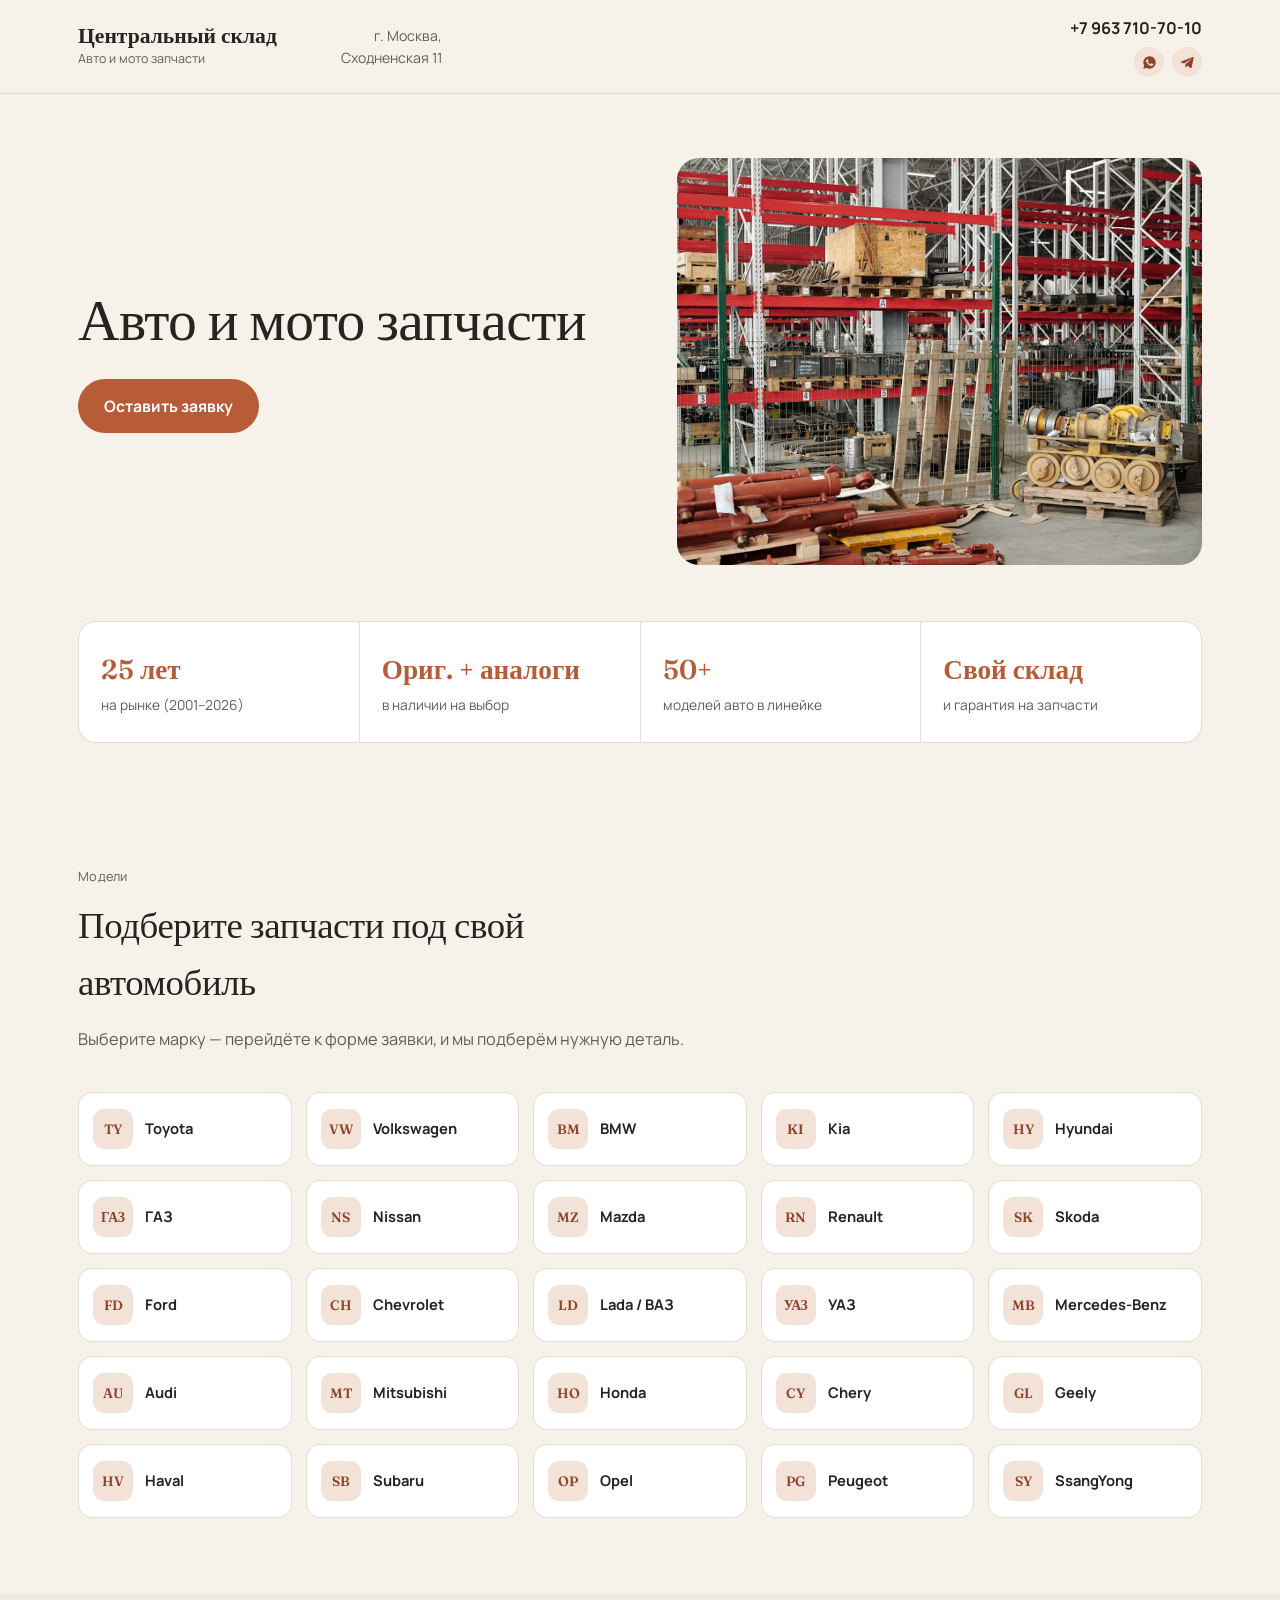
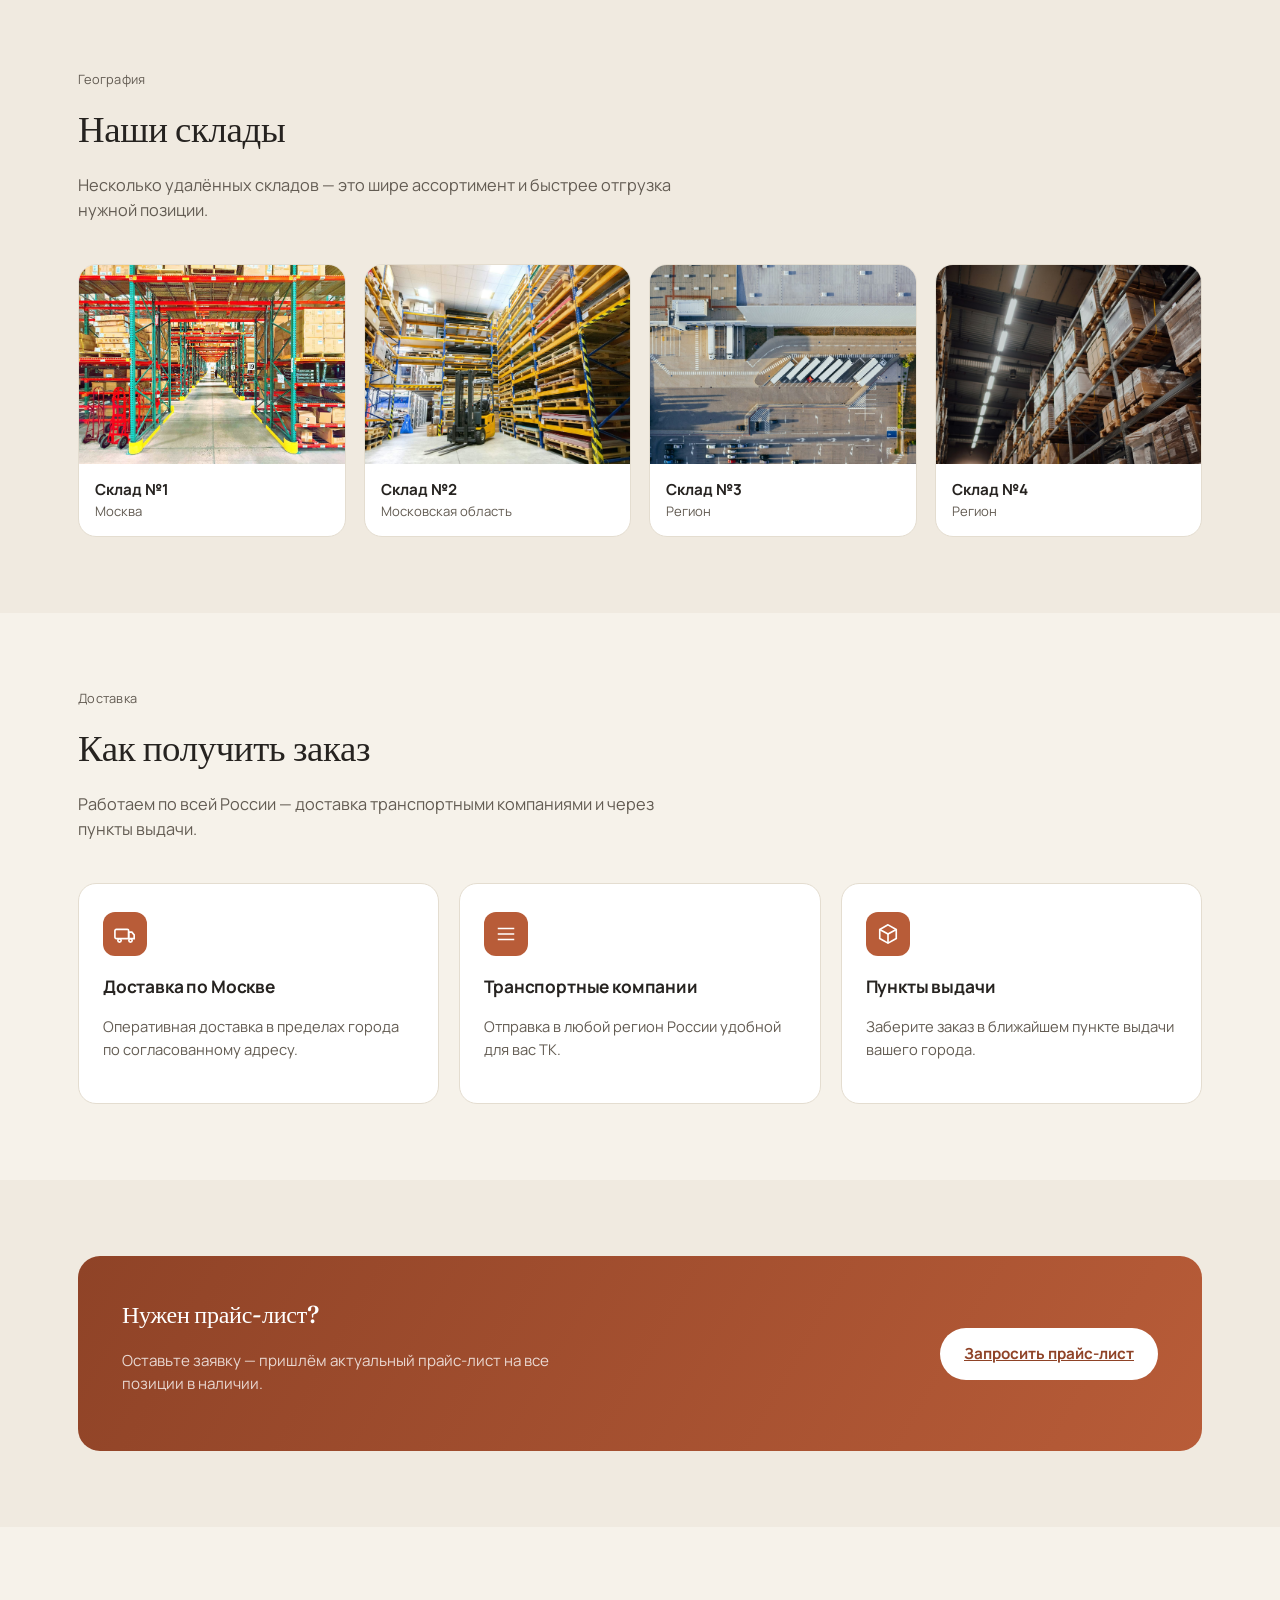
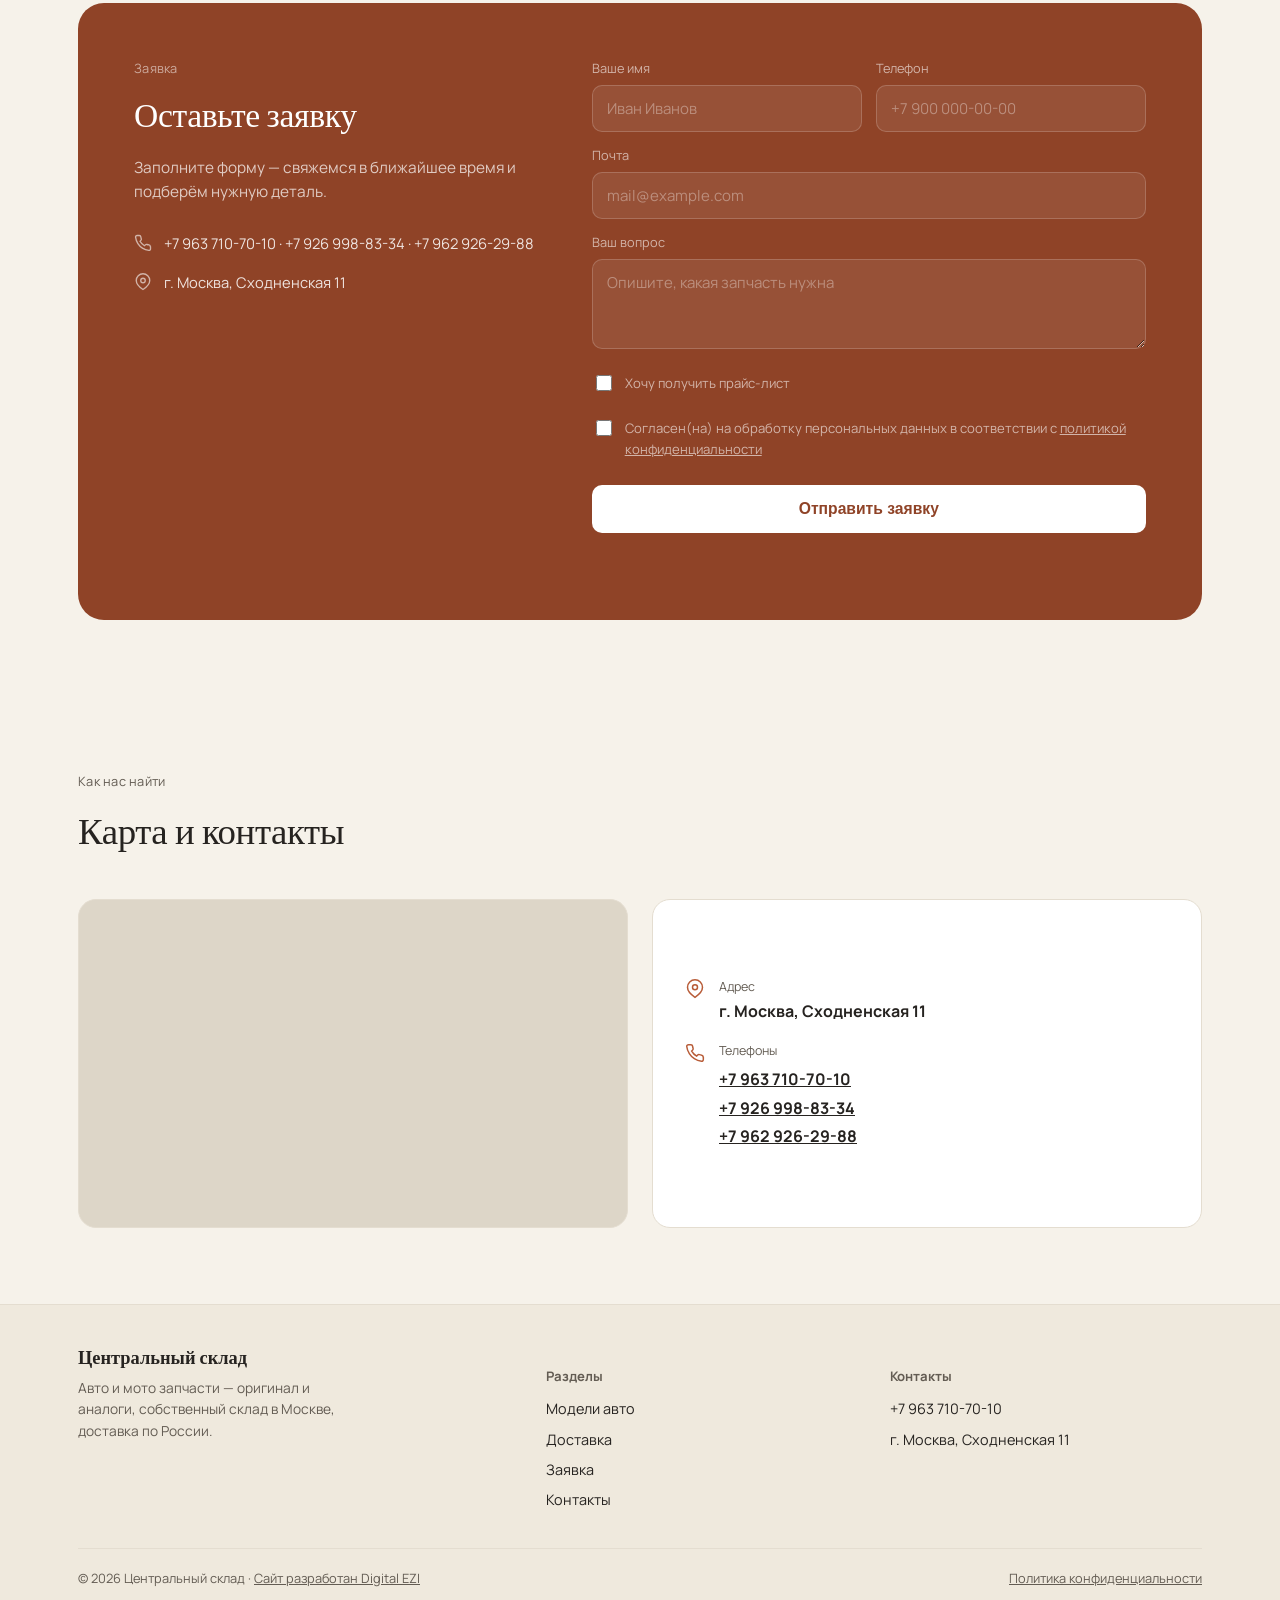
<file: index.html>
<!DOCTYPE html>
<html lang="ru">
<head>
<meta charset="UTF-8">
<meta name="viewport" content="width=device-width, initial-scale=1, viewport-fit=cover">
<title>Центральный склад — Авто и мото запчасти</title>
<meta name="description" content="Центральный склад — авто и мото запчасти в Москве с 2001 года. Оригинал и аналоги в наличии, собственный склад, гарантия, доставка по всей России. Оставьте заявку — подберём деталь.">
<link rel="canonical" href="https://hqzap.ru/">
<meta property="og:type" content="website">
<meta property="og:title" content="Центральный склад — Авто и мото запчасти">
<meta property="og:description" content="Оригинал и аналоги в наличии, свой склад, доставка по России. Подберём запчасти под ваш автомобиль.">
<meta property="og:url" content="https://hqzap.ru/">
<meta property="og:image" content="https://hqzap.ru/assets/img/hero-parts.jpg">
<meta property="og:locale" content="ru_RU">
<link rel="stylesheet" href="https://fonts.googleapis.com/css2?family=Fraunces:opsz,wght@9..144,400;9..144,500;9..144,600&family=Manrope:wght@400;500;600;700;800&display=swap">
<link rel="stylesheet" href="assets/css/styles.css?v=20261007">
</head>
<body>

<header>
  <div class="header-inner">
    <a class="brand" href="index.html">
      <div class="brand-name">Центральный склад</div>
      <div class="brand-sub">Авто и мото запчасти</div>
    </a>
    <div class="header-right">
      <div class="header-address">г. Москва,<br>Сходненская 11</div>
      <div class="header-contact">
        <a class="header-phone" href="tel:+79637107010">+7 963 710-70-10</a>
        <div class="social-icons">
          <a href="https://wa.me/79637107010" aria-label="WhatsApp" title="Написать в WhatsApp">
            <svg viewBox="0 0 24 24"><path d="M12.04 2C6.58 2 2.13 6.45 2.13 11.91c0 1.75.46 3.45 1.32 4.95L2 22l5.29-1.39c1.44.79 3.06 1.2 4.71 1.2h.01c5.46 0 9.91-4.45 9.91-9.9C21.92 6.45 17.5 2 12.04 2zm5.8 14.07c-.24.67-1.4 1.28-1.93 1.36-.49.08-1.11.11-1.79-.11-.41-.13-.94-.31-1.62-.6-2.85-1.23-4.71-4.1-4.85-4.29-.14-.19-1.16-1.54-1.16-2.94 0-1.4.73-2.08.99-2.37.26-.28.57-.35.76-.35.19 0 .38 0 .55.01.18.01.41-.07.64.49.24.57.81 1.98.88 2.12.07.14.12.31.02.5-.09.19-.14.31-.28.47-.14.16-.29.36-.42.48-.14.14-.28.29-.12.56.16.28.71 1.17 1.52 1.9 1.05.94 1.93 1.23 2.21 1.37.28.14.44.12.6-.07.17-.19.7-.82.89-1.1.19-.28.38-.23.63-.14.26.09 1.65.78 1.93.92.28.14.47.21.53.33.07.12.07.68-.17 1.35z"/></svg>
          </a>
          <a href="https://t.me/+79637107010" aria-label="Telegram" title="Написать в Telegram">
            <svg viewBox="0 0 24 24"><path d="M21.9 4.3 18.6 20c-.24 1.08-.9 1.34-1.82.83l-5.02-3.7-2.42 2.33c-.27.27-.5.5-1 .5l.36-5.1L18.2 6.5c.45-.4-.1-.62-.7-.22L6.7 13.4l-4.94-1.54c-1.07-.34-1.09-1.07.23-1.58L20.6 3.14c.9-.33 1.68.2 1.3 1.16z"/></svg>
          </a>
        </div>
      </div>
    </div>
  </div>
</header>

<main>

  <!-- HERO -->
  <section class="hero">
    <div class="wrap">
      <div class="hero-grid">
        <div>
          <h1>Авто и мото&nbsp;запчасти</h1>
          <a class="hero-cta" href="#contact">Оставить заявку</a>
        </div>
        <div class="hero-photo">
          <img src="assets/img/hero-parts.jpg" alt="Склад автозапчастей">
        </div>
      </div>

      <div class="trust">
        <div class="trust-item">
          <div class="trust-num">25 лет</div>
          <div class="trust-label">на рынке (2001–2026)</div>
        </div>
        <div class="trust-item">
          <div class="trust-num">Ориг. + аналоги</div>
          <div class="trust-label">в наличии на выбор</div>
        </div>
        <div class="trust-item">
          <div class="trust-num">50+</div>
          <div class="trust-label">моделей авто в линейке</div>
        </div>
        <div class="trust-item">
          <div class="trust-num">Свой склад</div>
          <div class="trust-label">и гарантия на запчасти</div>
        </div>
      </div>
    </div>
  </section>

  <!-- MODELS -->
  <section class="block" id="models">
    <div class="wrap">
      <div class="block-head">
        <div class="eyebrow">Модели</div>
        <h2>Подберите запчасти под свой автомобиль</h2>
        <p>Выберите марку — перейдёте к форме заявки, и мы подберём нужную деталь.</p>
      </div>
      <div class="models-grid">
        <a class="model-card" href="#contact"><div class="model-badge">TY</div><div class="model-name">Toyota</div></a>
        <a class="model-card" href="#contact"><div class="model-badge">VW</div><div class="model-name">Volkswagen</div></a>
        <a class="model-card" href="#contact"><div class="model-badge">BM</div><div class="model-name">BMW</div></a>
        <a class="model-card" href="#contact"><div class="model-badge">KI</div><div class="model-name">Kia</div></a>
        <a class="model-card" href="#contact"><div class="model-badge">HY</div><div class="model-name">Hyundai</div></a>
        <a class="model-card" href="#contact"><div class="model-badge">ГАЗ</div><div class="model-name">ГАЗ</div></a>
        <a class="model-card" href="#contact"><div class="model-badge">NS</div><div class="model-name">Nissan</div></a>
        <a class="model-card" href="#contact"><div class="model-badge">MZ</div><div class="model-name">Mazda</div></a>
        <a class="model-card" href="#contact"><div class="model-badge">RN</div><div class="model-name">Renault</div></a>
        <a class="model-card" href="#contact"><div class="model-badge">SK</div><div class="model-name">Skoda</div></a>
        <a class="model-card" href="#contact"><div class="model-badge">FD</div><div class="model-name">Ford</div></a>
        <a class="model-card" href="#contact"><div class="model-badge">CH</div><div class="model-name">Chevrolet</div></a>
        <a class="model-card" href="#contact"><div class="model-badge">LD</div><div class="model-name">Lada / ВАЗ</div></a>
        <a class="model-card" href="#contact"><div class="model-badge">УАЗ</div><div class="model-name">УАЗ</div></a>
        <a class="model-card" href="#contact"><div class="model-badge">MB</div><div class="model-name">Mercedes-Benz</div></a>
        <a class="model-card" href="#contact"><div class="model-badge">AU</div><div class="model-name">Audi</div></a>
        <a class="model-card" href="#contact"><div class="model-badge">MT</div><div class="model-name">Mitsubishi</div></a>
        <a class="model-card" href="#contact"><div class="model-badge">HO</div><div class="model-name">Honda</div></a>
        <a class="model-card" href="#contact"><div class="model-badge">CY</div><div class="model-name">Chery</div></a>
        <a class="model-card" href="#contact"><div class="model-badge">GL</div><div class="model-name">Geely</div></a>
        <a class="model-card" href="#contact"><div class="model-badge">HV</div><div class="model-name">Haval</div></a>
        <a class="model-card" href="#contact"><div class="model-badge">SB</div><div class="model-name">Subaru</div></a>
        <a class="model-card" href="#contact"><div class="model-badge">OP</div><div class="model-name">Opel</div></a>
        <a class="model-card" href="#contact"><div class="model-badge">PG</div><div class="model-name">Peugeot</div></a>
        <a class="model-card" href="#contact"><div class="model-badge">SY</div><div class="model-name">SsangYong</div></a>
      </div>
    </div>
  </section>

  <!-- WAREHOUSES -->
  <section class="block alt-bg">
    <div class="wrap">
      <div class="block-head">
        <div class="eyebrow">География</div>
        <h2>Наши склады</h2>
        <p>Несколько удалённых складов — это шире ассортимент и быстрее отгрузка нужной позиции.</p>
      </div>
      <div class="wh-grid">
        <div class="wh-card">
          <div class="wh-photo"><img src="assets/img/warehouse-1.jpg" alt="Склад 1"></div>
          <div class="wh-label"><div class="name">Склад №1</div><div class="city">Москва</div></div>
        </div>
        <div class="wh-card">
          <div class="wh-photo"><img src="assets/img/warehouse-2.jpg" alt="Склад 2"></div>
          <div class="wh-label"><div class="name">Склад №2</div><div class="city">Московская область</div></div>
        </div>
        <div class="wh-card">
          <div class="wh-photo"><img src="assets/img/warehouse-3.jpg" alt="Склад 3"></div>
          <div class="wh-label"><div class="name">Склад №3</div><div class="city">Регион</div></div>
        </div>
        <div class="wh-card">
          <div class="wh-photo"><img src="assets/img/warehouse-4.jpg" alt="Склад 4"></div>
          <div class="wh-label"><div class="name">Склад №4</div><div class="city">Регион</div></div>
        </div>
      </div>
    </div>
  </section>

  <!-- DELIVERY -->
  <section class="block" id="delivery">
    <div class="wrap">
      <div class="block-head">
        <div class="eyebrow">Доставка</div>
        <h2>Как получить заказ</h2>
        <p>Работаем по всей России — доставка транспортными компаниями и через пункты выдачи.</p>
      </div>
      <div class="delivery-grid">
        <div class="delivery-card">
          <div class="delivery-icon">
            <svg viewBox="0 0 24 24" stroke-width="1.8"><rect x="1" y="7" width="15" height="10" rx="1.5"/><path d="M16 10h3.5L22 13v4h-6z"/><circle cx="6" cy="19" r="1.8"/><circle cx="18" cy="19" r="1.8"/></svg>
          </div>
          <h3>Доставка по Москве</h3>
          <p>Оперативная доставка в пределах города по согласованному адресу.</p>
        </div>
        <div class="delivery-card">
          <div class="delivery-icon">
            <svg viewBox="0 0 24 24" stroke-width="1.8"><path d="M3 12h18M3 6h18M3 18h18"/></svg>
          </div>
          <h3>Транспортные компании</h3>
          <p>Отправка в любой регион России удобной для вас ТК.</p>
        </div>
        <div class="delivery-card">
          <div class="delivery-icon">
            <svg viewBox="0 0 24 24" stroke-width="1.8"><path d="M12 2 3 7v10l9 5 9-5V7z"/><path d="M3 7l9 5 9-5"/><path d="M12 12v10"/></svg>
          </div>
          <h3>Пункты выдачи</h3>
          <p>Заберите заказ в ближайшем пункте выдачи вашего города.</p>
        </div>
      </div>
    </div>
  </section>

  <!-- PRICE REQUEST BANNER -->
  <section class="block alt-bg">
    <div class="wrap">
      <div class="price-banner">
        <div>
          <h3>Нужен прайс-лист?</h3>
          <p>Оставьте заявку — пришлём актуальный прайс-лист на все позиции в наличии.</p>
        </div>
        <a class="price-cta" href="#contact" data-price-request>Запросить прайс-лист</a>
      </div>
    </div>
  </section>

  <!-- CONTACT FORM -->
  <section class="block" id="contact">
    <div class="wrap">
      <div class="contact-shell">
        <div class="contact-info">
          <div class="eyebrow">Заявка</div>
          <h2>Оставьте заявку</h2>
          <p>Заполните форму — свяжемся в ближайшее время и подберём нужную деталь.</p>
          <div class="contact-detail">
            <svg viewBox="0 0 24 24" stroke-width="1.8"><path d="M22 16.9v3a2 2 0 0 1-2.2 2 19.8 19.8 0 0 1-8.6-3.1 19.5 19.5 0 0 1-6-6 19.8 19.8 0 0 1-3.1-8.6A2 2 0 0 1 4.1 2h3a2 2 0 0 1 2 1.7c.1.9.3 1.8.6 2.7a2 2 0 0 1-.5 2.1L8 9.7a16 16 0 0 0 6 6l1.2-1.2a2 2 0 0 1 2.1-.5c.9.3 1.8.5 2.7.6a2 2 0 0 1 1.7 2z"/></svg>
            <div>+7 963 710-70-10 · +7 926 998-83-34 · +7 962 926-29-88</div>
          </div>
          <div class="contact-detail">
            <svg viewBox="0 0 24 24" stroke-width="1.8"><path d="M21 10c0 6-9 12-9 12s-9-6-9-12a9 9 0 0 1 18 0z"/><circle cx="12" cy="10" r="3"/></svg>
            <div>г. Москва, Сходненская 11</div>
          </div>
        </div>
        <form id="lead-form" novalidate>
          <div class="form-row">
            <div>
              <label for="f-name">Ваше имя</label>
              <input id="f-name" name="name" type="text" autocomplete="name" placeholder="Иван Иванов" required>
            </div>
            <div>
              <label for="f-phone">Телефон</label>
              <input id="f-phone" name="phone" type="tel" autocomplete="tel" placeholder="+7 900 000-00-00" required>
            </div>
          </div>
          <div>
            <label for="f-mail">Почта</label>
            <input id="f-mail" name="email" type="email" autocomplete="email" placeholder="mail@example.com" required>
          </div>
          <div>
            <label for="f-question">Ваш вопрос</label>
            <textarea id="f-question" name="question" placeholder="Опишите, какая запчасть нужна" required></textarea>
          </div>
          <label class="checkbox-row">
            <input id="f-price" name="price_list" type="checkbox" autocomplete="off">
            <span>Хочу получить прайс-лист</span>
          </label>
          <label class="checkbox-row">
            <input name="consent" type="checkbox" required>
            <span>Согласен(на) на обработку персональных данных в соответствии с <a href="privacy.html" class="link-underline">политикой конфиденциальности</a></span>
          </label>
          <div class="hp-field" aria-hidden="true" style="position:absolute;left:-9999px;width:1px;height:1px;overflow:hidden">
            <label for="f-website">Не заполняйте это поле</label>
            <input id="f-website" name="website" type="text" tabindex="-1" autocomplete="off">
          </div>
          <button class="submit-btn" type="submit">Отправить заявку</button>
          <p class="form-status" role="status" aria-live="polite"></p>
        </form>
      </div>
    </div>
  </section>

  <!-- MAP -->
  <section class="block" id="map">
    <div class="wrap">
      <div class="block-head">
        <div class="eyebrow">Как нас найти</div>
        <h2>Карта и контакты</h2>
      </div>
      <div class="map-grid">
        <div class="map-frame">
          <iframe src="https://yandex.ru/map-widget/v1/?text=Москва%2C%20Сходненская%2011" allowfullscreen></iframe>
        </div>
        <div class="map-info">
          <div class="row">
            <svg viewBox="0 0 24 24" stroke-width="1.8"><path d="M21 10c0 6-9 12-9 12s-9-6-9-12a9 9 0 0 1 18 0z"/><circle cx="12" cy="10" r="3"/></svg>
            <div><div class="label">Адрес</div><div class="value">г. Москва, Сходненская 11</div></div>
          </div>
          <div class="row">
            <svg viewBox="0 0 24 24" stroke-width="1.8"><path d="M22 16.9v3a2 2 0 0 1-2.2 2 19.8 19.8 0 0 1-8.6-3.1 19.5 19.5 0 0 1-6-6 19.8 19.8 0 0 1-3.1-8.6A2 2 0 0 1 4.1 2h3a2 2 0 0 1 2 1.7c.1.9.3 1.8.6 2.7a2 2 0 0 1-.5 2.1L8 9.7a16 16 0 0 0 6 6l1.2-1.2a2 2 0 0 1 2.1-.5c.9.3 1.8.5 2.7.6a2 2 0 0 1 1.7 2z"/></svg>
            <div class="phones">
              <div class="label">Телефоны</div>
              <a class="value" href="tel:+79637107010">+7 963 710-70-10</a>
              <a class="value" href="tel:+79269988334">+7 926 998-83-34</a>
              <a class="value" href="tel:+79629262988">+7 962 926-29-88</a>
            </div>
          </div>
        </div>
      </div>
    </div>
  </section>

</main>

<footer>
  <div class="wrap">
    <div class="footer-grid">
      <div class="footer-brand">
        <div class="brand-name">Центральный склад</div>
        <p>Авто и мото запчасти — оригинал и аналоги, собственный склад в Москве, доставка по России.</p>
      </div>
      <div class="footer-col">
        <h4>Разделы</h4>
        <a href="#models">Модели авто</a>
        <a href="#delivery">Доставка</a>
        <a href="#contact">Заявка</a>
        <a href="#map">Контакты</a>
      </div>
      <div class="footer-col">
        <h4>Контакты</h4>
        <a href="tel:+79637107010">+7 963 710-70-10</a>
        <a href="#">г. Москва, Сходненская 11</a>
      </div>
    </div>
    <div class="footer-bottom">
      <div>© 2026 Центральный склад · <a href="https://digital.ezi.ru/" target="_blank" rel="noopener" style="color:inherit; text-decoration:underline;">Сайт разработан Digital EZI</a></div>
      <div><a href="privacy.html" style="color:inherit;">Политика конфиденциальности</a></div>
    </div>
  </div>
</footer>

<script src="assets/js/script.js?v=20261007" defer></script>
</body>
</html>
</file>
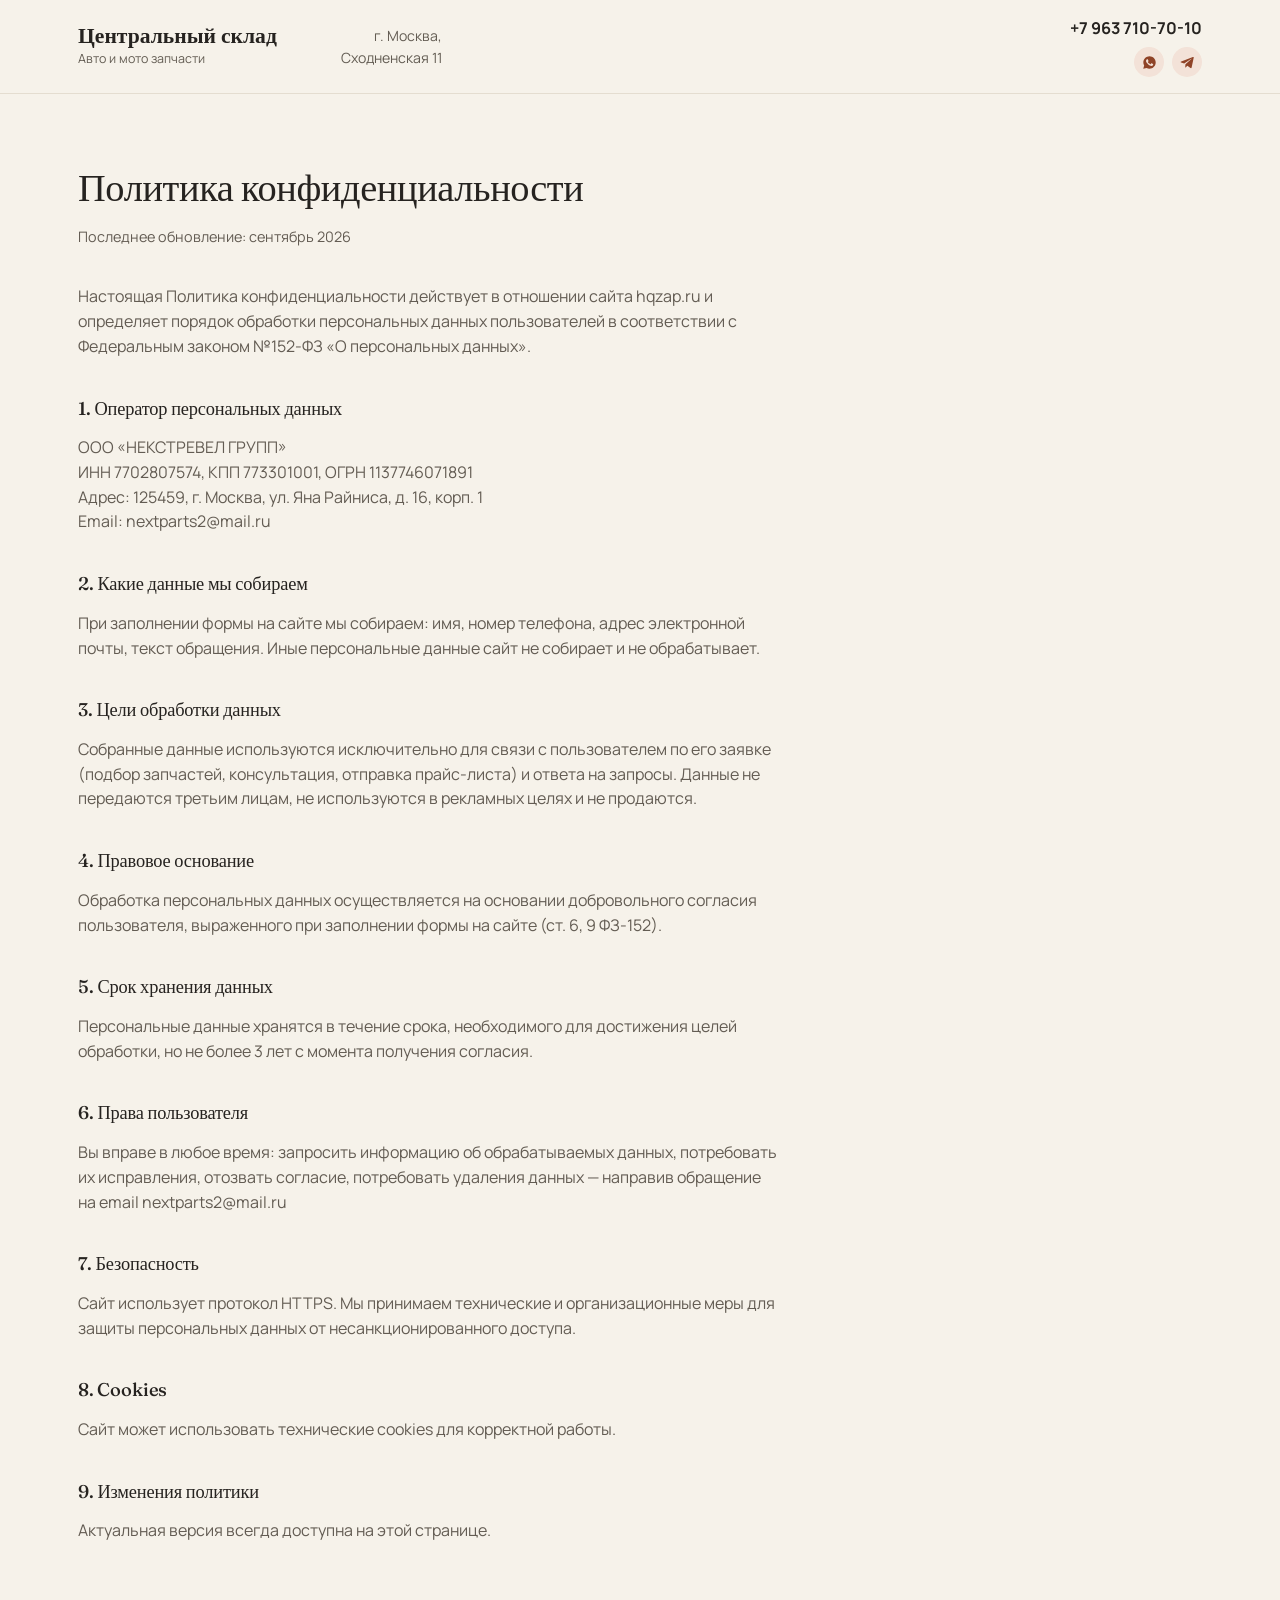
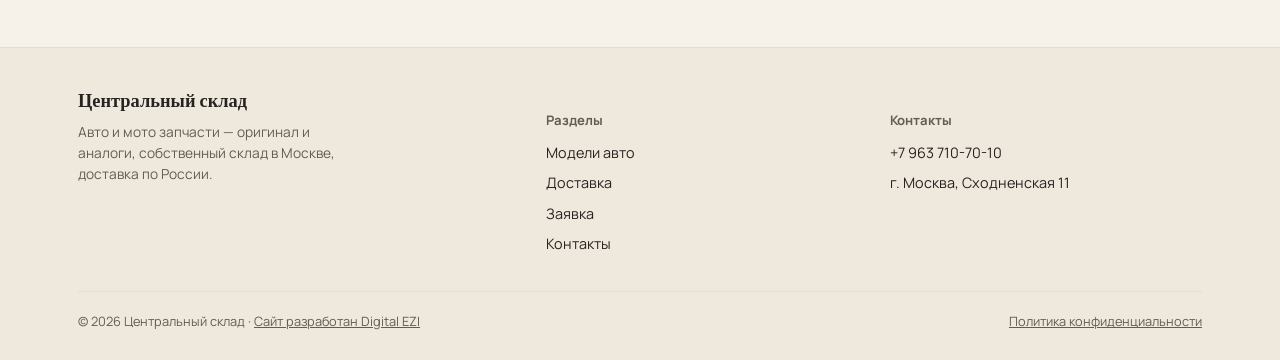
<file: privacy.html>
<!DOCTYPE html>
<html lang="ru">
<head>
<meta charset="UTF-8">
<meta name="viewport" content="width=device-width, initial-scale=1, viewport-fit=cover">
<title>Политика конфиденциальности — Центральный склад</title>
<link rel="canonical" href="https://hqzap.ru/privacy.html">
<link rel="stylesheet" href="https://fonts.googleapis.com/css2?family=Fraunces:opsz,wght@9..144,400;9..144,500;9..144,600&family=Manrope:wght@400;500;600;700;800&display=swap">
<link rel="stylesheet" href="assets/css/styles.css?v=20261007">
<style>
  .policy-section {
    padding: 64px 0 96px;
  }
  .policy-content {
    max-width: 700px;
  }
  .policy-content h1 {
    font-size: clamp(1.8rem, 4vw, 2.4rem);
    margin-bottom: 8px;
  }
  .policy-updated {
    color: var(--ink-soft);
    font-size: 0.9rem;
    margin-bottom: 36px;
  }
  .policy-content h2 {
    font-size: 1.15rem;
    margin-top: 36px;
    margin-bottom: 12px;
  }
  .policy-content p {
    color: var(--ink-soft);
    margin: 0 0 8px;
  }
</style>
</head>
<body>

<header>
  <div class="header-inner">
    <a class="brand" href="index.html">
      <div class="brand-name">Центральный склад</div>
      <div class="brand-sub">Авто и мото запчасти</div>
    </a>
    <div class="header-right">
      <div class="header-address">г. Москва,<br>Сходненская 11</div>
      <div class="header-contact">
        <a class="header-phone" href="tel:+79637107010">+7 963 710-70-10</a>
        <div class="social-icons">
          <a href="https://wa.me/79637107010" aria-label="WhatsApp" title="Написать в WhatsApp">
            <svg viewBox="0 0 24 24"><path d="M12.04 2C6.58 2 2.13 6.45 2.13 11.91c0 1.75.46 3.45 1.32 4.95L2 22l5.29-1.39c1.44.79 3.06 1.2 4.71 1.2h.01c5.46 0 9.91-4.45 9.91-9.9C21.92 6.45 17.5 2 12.04 2zm5.8 14.07c-.24.67-1.4 1.28-1.93 1.36-.49.08-1.11.11-1.79-.11-.41-.13-.94-.31-1.62-.6-2.85-1.23-4.71-4.1-4.85-4.29-.14-.19-1.16-1.54-1.16-2.94 0-1.4.73-2.08.99-2.37.26-.28.57-.35.76-.35.19 0 .38 0 .55.01.18.01.41-.07.64.49.24.57.81 1.98.88 2.12.07.14.12.31.02.5-.09.19-.14.31-.28.47-.14.16-.29.36-.42.48-.14.14-.28.29-.12.56.16.28.71 1.17 1.52 1.9 1.05.94 1.93 1.23 2.21 1.37.28.14.44.12.6-.07.17-.19.7-.82.89-1.1.19-.28.38-.23.63-.14.26.09 1.65.78 1.93.92.28.14.47.21.53.33.07.12.07.68-.17 1.35z"/></svg>
          </a>
          <a href="https://t.me/+79637107010" aria-label="Telegram" title="Написать в Telegram">
            <svg viewBox="0 0 24 24"><path d="M21.9 4.3 18.6 20c-.24 1.08-.9 1.34-1.82.83l-5.02-3.7-2.42 2.33c-.27.27-.5.5-1 .5l.36-5.1L18.2 6.5c.45-.4-.1-.62-.7-.22L6.7 13.4l-4.94-1.54c-1.07-.34-1.09-1.07.23-1.58L20.6 3.14c.9-.33 1.68.2 1.3 1.16z"/></svg>
          </a>
        </div>
      </div>
    </div>
  </div>
</header>

<main>
  <section class="policy-section">
    <div class="wrap">
    <div class="policy-content">
      <h1>Политика конфиденциальности</h1>
      <div class="policy-updated">Последнее обновление: сентябрь 2026</div>

      <p>Настоящая Политика конфиденциальности действует в отношении сайта hqzap.ru и определяет порядок обработки персональных данных пользователей в соответствии с Федеральным законом №152-ФЗ «О персональных данных».</p>

      <h2>1. Оператор персональных данных</h2>
      <p>ООО «НЕКСТРЕВЕЛ ГРУПП»<br>
      ИНН 7702807574, КПП 773301001, ОГРН 1137746071891<br>
      Адрес: 125459, г. Москва, ул. Яна Райниса, д. 16, корп. 1<br>
      Email: nextparts2@mail.ru</p>

      <h2>2. Какие данные мы собираем</h2>
      <p>При заполнении формы на сайте мы собираем: имя, номер телефона, адрес электронной почты, текст обращения. Иные персональные данные сайт не собирает и не обрабатывает.</p>

      <h2>3. Цели обработки данных</h2>
      <p>Собранные данные используются исключительно для связи с пользователем по его заявке (подбор запчастей, консультация, отправка прайс-листа) и ответа на запросы. Данные не передаются третьим лицам, не используются в рекламных целях и не продаются.</p>

      <h2>4. Правовое основание</h2>
      <p>Обработка персональных данных осуществляется на основании добровольного согласия пользователя, выраженного при заполнении формы на сайте (ст. 6, 9 ФЗ-152).</p>

      <h2>5. Срок хранения данных</h2>
      <p>Персональные данные хранятся в течение срока, необходимого для достижения целей обработки, но не более 3 лет с момента получения согласия.</p>

      <h2>6. Права пользователя</h2>
      <p>Вы вправе в любое время: запросить информацию об обрабатываемых данных, потребовать их исправления, отозвать согласие, потребовать удаления данных — направив обращение на email nextparts2@mail.ru</p>

      <h2>7. Безопасность</h2>
      <p>Сайт использует протокол HTTPS. Мы принимаем технические и организационные меры для защиты персональных данных от несанкционированного доступа.</p>

      <h2>8. Cookies</h2>
      <p>Сайт может использовать технические cookies для корректной работы.</p>

      <h2>9. Изменения политики</h2>
      <p>Актуальная версия всегда доступна на этой странице.</p>
    </div>
    </div>
  </section>
</main>

<footer>
  <div class="wrap">
    <div class="footer-grid">
      <div class="footer-brand">
        <div class="brand-name">Центральный склад</div>
        <p>Авто и мото запчасти — оригинал и аналоги, собственный склад в Москве, доставка по России.</p>
      </div>
      <div class="footer-col">
        <h4>Разделы</h4>
        <a href="index.html#models">Модели авто</a>
        <a href="index.html#delivery">Доставка</a>
        <a href="index.html#contact">Заявка</a>
        <a href="index.html#map">Контакты</a>
      </div>
      <div class="footer-col">
        <h4>Контакты</h4>
        <a href="tel:+79637107010">+7 963 710-70-10</a>
        <a href="#">г. Москва, Сходненская 11</a>
      </div>
    </div>
    <div class="footer-bottom">
      <div>© 2026 Центральный склад · <a href="https://digital.ezi.ru/" target="_blank" rel="noopener" style="color:inherit; text-decoration:underline;">Сайт разработан Digital EZI</a></div>
      <div><a href="privacy.html" style="color:inherit;">Политика конфиденциальности</a></div>
    </div>
  </div>
</footer>

<script src="assets/js/script.js?v=20261007" defer></script>
</body>
</html>
</file>
<file: assets/css/styles.css>
:root {
  --bg: #F6F2EA;
  --bg-card: #FFFFFF;
  --ink: #262320;
  --ink-soft: #635C53;
  --accent: #B85C38;       /* терракотовый */
  --accent-deep: #8F4327;
  --accent-soft: #F3E2D8;
  --terracotta: #C1663D;   /* тёплый вторичный акцент для тегов/деталей */
  --line: #E4DDD0;
  --card-radius: 18px;
  --wrap: 1180px;
  font-size: 16px;
}

* { box-sizing: border-box; }
html { scroll-behavior: smooth; scroll-padding-top: 90px; }
body {
  margin: 0;
  background: var(--bg);
  color: var(--ink);
  font-family: 'Manrope', system-ui, sans-serif;
  line-height: 1.55;
  -webkit-font-smoothing: antialiased;
}
img { max-width: 100%; display: block; }

h1, h2, h3 {
  font-family: 'Fraunces', Georgia, serif;
  font-weight: 500;
  color: var(--ink);
  margin: 0;
  letter-spacing: -0.01em;
}

.wrap {
  max-width: var(--wrap);
  margin: 0 auto;
  padding: 0 28px;
}

a { color: inherit; }

.eyebrow {
  font-size: 0.8rem;
  color: var(--ink-soft);
  letter-spacing: 0.02em;
  margin-bottom: 10px;
}

.link-underline { text-decoration: underline; }

/* ---------- HEADER ---------- */
header {
  position: sticky;
  top: 0;
  z-index: 50;
  background: rgba(246,242,234,0.92);
  backdrop-filter: blur(6px);
  border-bottom: 1px solid var(--line);
}
.header-inner {
  max-width: var(--wrap);
  margin: 0 auto;
  display: flex;
  align-items: center;
  justify-content: space-between;
  gap: 24px;
  padding: 16px 28px;
}
.brand {
  display: flex;
  flex-direction: column;
  gap: 2px;
  text-decoration: none;
}
.brand-name {
  font-family: 'Fraunces', serif;
  font-size: 1.35rem;
  font-weight: 600;
  color: var(--ink);
  line-height: 1;
}
.brand-sub {
  font-size: 0.78rem;
  color: var(--ink-soft);
}
.header-right {
  display: flex;
  align-items: center;
  gap: 48px;
  flex-wrap: wrap;
  flex: 1;
  justify-content: flex-end;
}
.header-address {
  font-size: 0.88rem;
  color: var(--ink-soft);
  text-align: right;
  margin-right: auto;
  padding-left: 40px;
}
.header-contact {
  display: flex;
  flex-direction: column;
  align-items: flex-end;
  gap: 6px;
}
.header-phone {
  font-weight: 700;
  font-size: 1.02rem;
  color: var(--ink);
  text-decoration: none;
  white-space: nowrap;
}
.social-icons {
  display: flex;
  gap: 8px;
}
.social-icons a {
  width: 30px; height: 30px;
  border-radius: 50%;
  background: var(--accent-soft);
  display: flex; align-items: center; justify-content: center;
  text-decoration: none;
  transition: background .15s ease;
}
.social-icons a:hover { background: var(--accent); }
.social-icons a:hover svg { fill: #fff; }
.social-icons svg { width: 15px; height: 15px; fill: var(--accent-deep); }

@media (max-width: 720px) {
  .header-inner { flex-direction: column; align-items: flex-start; gap: 10px; }
  .header-right { width: 100%; justify-content: space-between; align-items: flex-end; }
  .header-address { text-align: left; }
}

/* ---------- HERO ---------- */
.hero {
  padding: 64px 0 48px;
}
.hero-grid {
  display: grid;
  grid-template-columns: 1.05fr 1fr;
  gap: 48px;
  align-items: center;
}
.hero h1 {
  font-size: clamp(2.4rem, 4.6vw, 3.6rem);
  line-height: 1.05;
}
.hero-cta {
  margin-top: 28px;
  display: inline-flex;
  align-items: center;
  gap: 10px;
  background: var(--accent);
  color: #fff;
  border: none;
  padding: 15px 26px;
  border-radius: 999px;
  font-family: 'Manrope', sans-serif;
  font-weight: 700;
  font-size: 0.98rem;
  cursor: pointer;
  text-decoration: none;
  transition: background .15s ease, transform .15s ease;
}
.hero-cta:hover { background: var(--accent-deep); transform: translateY(-1px); }

.hero-photo {
  border-radius: 22px;
  overflow: hidden;
  aspect-ratio: 4/3.1;
  background: #ddd6c8;
}
.hero-photo img { width: 100%; height: 100%; object-fit: cover; }

@media (max-width: 860px) {
  .hero-grid { grid-template-columns: 1fr; }
  .hero-photo { order: -1; aspect-ratio: 16/10; }
}

/* ---------- TRUST STRIP ---------- */
.trust {
  margin-top: 56px;
  display: grid;
  grid-template-columns: repeat(4, 1fr);
  gap: 1px;
  background: var(--line);
  border: 1px solid var(--line);
  border-radius: var(--card-radius);
  overflow: hidden;
}
.trust-item {
  background: var(--bg-card);
  padding: 26px 22px;
}
.trust-num {
  font-family: 'Fraunces', serif;
  font-size: 1.7rem;
  font-weight: 600;
  color: var(--accent);
  margin-bottom: 4px;
}
.trust-label {
  font-size: 0.86rem;
  color: var(--ink-soft);
}
@media (max-width: 720px) {
  .trust { grid-template-columns: repeat(2, 1fr); }
}

/* ---------- SECTION shell ---------- */
section.block { padding: 76px 0; }
.block-head { max-width: 620px; margin-bottom: 40px; }
.block-head h2 { font-size: clamp(1.7rem, 3vw, 2.3rem); margin-bottom: 12px; }
.block-head p { color: var(--ink-soft); font-size: 1.02rem; }

.alt-bg { background: #F0EAE0; }

/* ---------- MODELS ---------- */
.models-grid {
  display: grid;
  grid-template-columns: repeat(5, 1fr);
  gap: 14px;
}
.model-card {
  background: var(--bg-card);
  border-radius: 14px;
  border: 1px solid var(--line);
  padding: 16px 14px;
  text-decoration: none;
  display: flex;
  align-items: center;
  gap: 12px;
  transition: border-color .15s ease, transform .15s ease, box-shadow .15s ease;
}
.model-card:hover { border-color: var(--accent); transform: translateY(-2px); box-shadow: 0 6px 16px rgba(0,0,0,0.06); }
.model-badge {
  width: 40px; height: 40px;
  border-radius: 11px;
  background: var(--accent-soft);
  display: flex; align-items: center; justify-content: center;
  font-family: 'Fraunces', serif;
  font-weight: 600;
  font-size: 0.85rem;
  color: var(--accent-deep);
  flex-shrink: 0;
}
.model-name { font-weight: 700; font-size: 0.92rem; line-height: 1.2; }

@media (max-width: 1000px) {
  .models-grid { grid-template-columns: repeat(4, 1fr); }
}
@media (max-width: 780px) {
  .models-grid { grid-template-columns: repeat(3, 1fr); }
}
@media (max-width: 560px) {
  .models-grid { grid-template-columns: repeat(2, 1fr); }
}

/* ---------- WAREHOUSES ---------- */
.wh-grid {
  display: grid;
  grid-template-columns: repeat(4, 1fr);
  gap: 18px;
}
.wh-card {
  border-radius: var(--card-radius);
  overflow: hidden;
  background: var(--bg-card);
  border: 1px solid var(--line);
}
.wh-photo { aspect-ratio: 4/3; overflow: hidden; background: #ddd6c8; }
.wh-photo img { width: 100%; height: 100%; object-fit: cover; }
.wh-label { padding: 14px 16px; }
.wh-label .name { font-weight: 700; font-size: 0.95rem; }
.wh-label .city { font-size: 0.82rem; color: var(--ink-soft); }

@media (max-width: 860px) { .wh-grid { grid-template-columns: repeat(2, 1fr); } }

/* ---------- DELIVERY ---------- */
.delivery-grid {
  display: grid;
  grid-template-columns: repeat(3, 1fr);
  gap: 20px;
}
.delivery-card {
  background: var(--bg-card);
  border-radius: var(--card-radius);
  border: 1px solid var(--line);
  padding: 28px 24px;
}
.delivery-icon {
  width: 44px; height: 44px;
  border-radius: 12px;
  background: var(--accent);
  display: flex; align-items: center; justify-content: center;
  margin-bottom: 18px;
}
.delivery-icon svg { width: 22px; height: 22px; stroke: #fff; fill: none; }
.delivery-card h3 { font-size: 1.08rem; margin-bottom: 8px; font-weight: 700; font-family: 'Manrope', sans-serif; }
.delivery-card p { font-size: 0.92rem; color: var(--ink-soft); }

@media (max-width: 860px) { .delivery-grid { grid-template-columns: 1fr; } }

/* ---------- PRICE BANNER ---------- */
.price-banner {
  background: linear-gradient(120deg, var(--accent-deep), var(--accent));
  border-radius: 22px;
  padding: 40px 44px;
  display: flex;
  align-items: center;
  justify-content: space-between;
  gap: 24px;
  color: #fff;
  flex-wrap: wrap;
}
.price-banner h3 {
  font-size: 1.5rem;
  color: #fff;
  margin-bottom: 6px;
}
.price-banner p { color: rgba(255,255,255,0.78); max-width: 440px; font-size: 0.95rem; }
.price-cta {
  background: #fff;
  color: var(--accent-deep);
  border: none;
  padding: 14px 24px;
  border-radius: 999px;
  font-weight: 700;
  font-size: 0.95rem;
  cursor: pointer;
  white-space: nowrap;
}

/* ---------- CONTACT FORM ---------- */
.contact-shell {
  background: var(--accent-deep);
  border-radius: 26px;
  padding: 56px;
  display: grid;
  grid-template-columns: 0.85fr 1.15fr;
  gap: 48px;
  color: #fff;
}
.contact-info .eyebrow { color: rgba(255,255,255,0.55); }
.contact-info h2 { color: #fff; font-size: clamp(1.6rem, 2.8vw, 2.1rem); margin-bottom: 14px; }
.contact-info p { color: rgba(255,255,255,0.72); margin-bottom: 28px; font-size: 0.96rem; }
.contact-detail {
  display: flex;
  gap: 12px;
  align-items: flex-start;
  margin-bottom: 16px;
  font-size: 0.92rem;
  color: rgba(255,255,255,0.85);
}
.contact-detail svg { width: 18px; height: 18px; flex-shrink: 0; margin-top: 2px; stroke: rgba(255,255,255,0.6); fill: none; }

form { display: grid; gap: 14px; }
.form-row { display: grid; grid-template-columns: 1fr 1fr; gap: 14px; }
label { font-size: 0.8rem; color: rgba(255,255,255,0.6); display: block; margin-bottom: 6px; }
input, textarea {
  width: 100%;
  background: rgba(255,255,255,0.08);
  border: 1px solid rgba(255,255,255,0.18);
  border-radius: 10px;
  padding: 12px 14px;
  color: #fff;
  font-family: 'Manrope', sans-serif;
  font-size: 0.94rem;
}
input::placeholder, textarea::placeholder { color: rgba(255,255,255,0.35); }
input:focus, textarea:focus { outline: 2px solid rgba(255,255,255,0.5); outline-offset: 1px; }
textarea { min-height: 90px; resize: vertical; }

.checkbox-row {
  display: flex;
  align-items: flex-start;
  gap: 10px;
  font-size: 0.82rem;
  color: rgba(255,255,255,0.6);
  margin-top: 4px;
}
.checkbox-row input { width: 16px; height: 16px; margin-top: 2px; flex-shrink: 0; }

.submit-btn {
  margin-top: 6px;
  background: #fff;
  color: var(--accent-deep);
  border: none;
  padding: 15px;
  border-radius: 10px;
  font-weight: 700;
  font-size: 0.98rem;
  cursor: pointer;
}

.submit-btn:disabled { opacity: 0.6; cursor: wait; }

.form-status { min-height: 1.2em; margin: 0; font-size: 0.88rem; color: rgba(255,255,255,0.85); }
.form-status.is-error { color: #ffd2cc; }

/* honeypot: скрыто от людей, боты заполняют */
.hp-field { position: absolute; left: -9999px; width: 1px; height: 1px; overflow: hidden; }

@media (max-width: 860px) {
  .contact-shell { grid-template-columns: 1fr; padding: 32px 24px; }
  .form-row { grid-template-columns: 1fr; }
}

/* ---------- MAP ---------- */
.map-grid {
  display: grid;
  grid-template-columns: 1fr 1fr;
  gap: 24px;
  align-items: stretch;
}
.map-frame {
  border-radius: var(--card-radius);
  overflow: hidden;
  border: 1px solid var(--line);
  min-height: 320px;
  background: #ddd6c8;
  position: relative;
}
.map-frame iframe { width: 100%; height: 100%; min-height: 320px; border: 0; }
.map-info {
  background: var(--bg-card);
  border-radius: var(--card-radius);
  border: 1px solid var(--line);
  padding: 32px;
  display: flex;
  flex-direction: column;
  justify-content: center;
  gap: 18px;
}
.map-info .row { display: flex; gap: 14px; align-items: flex-start; }
.map-info .row svg { width: 20px; height: 20px; stroke: var(--accent); fill: none; flex-shrink: 0; margin-top: 2px; }
.map-info .row .label { font-size: 0.78rem; color: var(--ink-soft); margin-bottom: 2px; }
.map-info .row .value { font-weight: 700; }
.map-info .phones { display: flex; flex-direction: column; gap: 4px; }

@media (max-width: 860px) { .map-grid { grid-template-columns: 1fr; } }

/* ---------- FOOTER ---------- */
footer {
  background: #EFE9DD;
  border-top: 1px solid var(--line);
  padding: 44px 0 28px;
}
.footer-grid {
  display: grid;
  grid-template-columns: 1.4fr 1fr 1fr;
  gap: 32px;
  padding-bottom: 28px;
}
.footer-brand .brand-name { font-size: 1.15rem; }
.footer-brand p { color: var(--ink-soft); font-size: 0.86rem; margin-top: 10px; max-width: 280px; }
.footer-col h4 { font-size: 0.82rem; color: var(--ink-soft); margin-bottom: 12px; font-weight: 700; }
.footer-col a { display: block; font-size: 0.9rem; color: var(--ink); text-decoration: none; margin-bottom: 8px; }
.footer-bottom {
  border-top: 1px solid var(--line);
  padding-top: 20px;
  font-size: 0.8rem;
  color: var(--ink-soft);
  display: flex;
  justify-content: space-between;
  flex-wrap: wrap;
  gap: 10px;
}
@media (max-width: 720px) { .footer-grid { grid-template-columns: 1fr; } }
</file>
